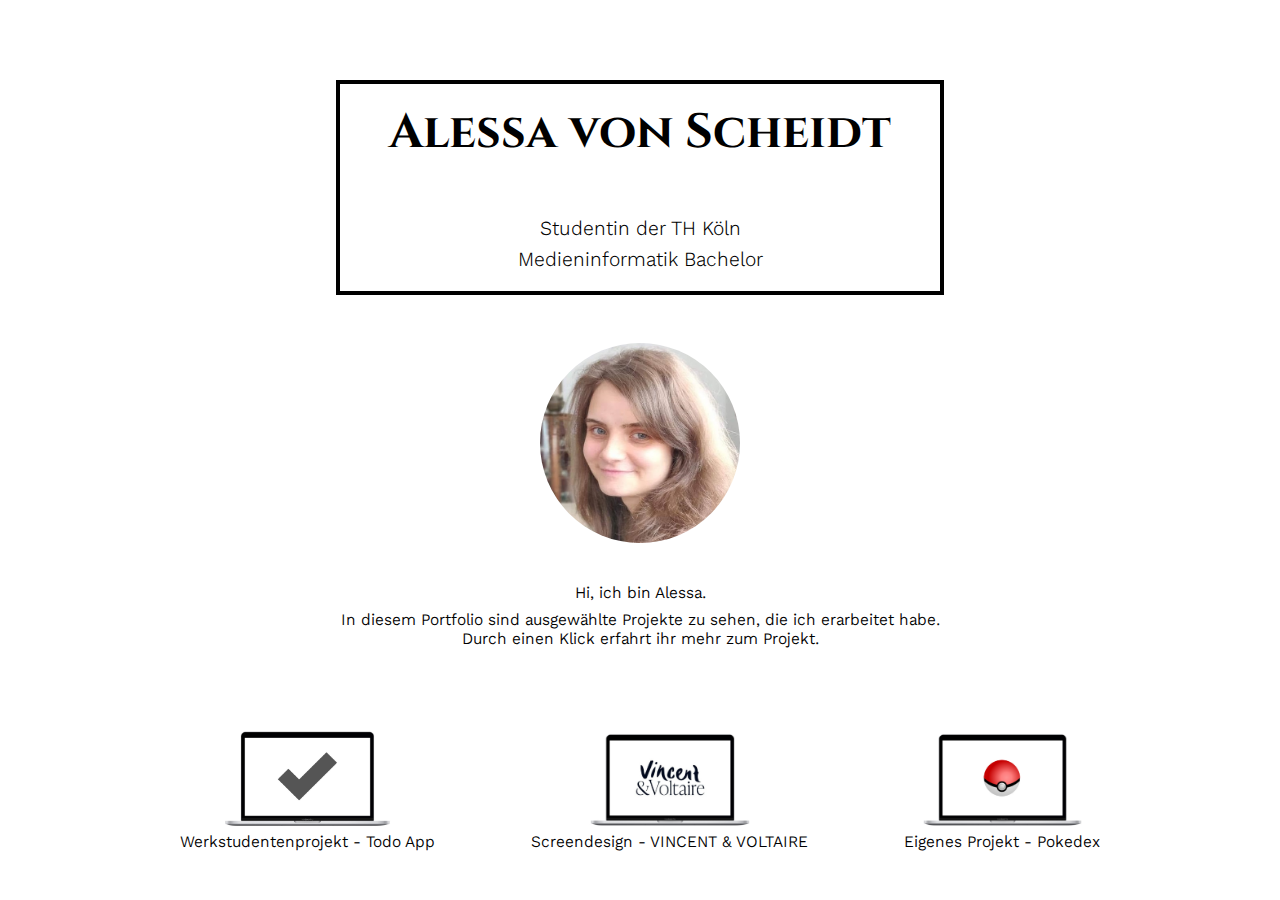
<file: index.html>
<!DOCTYPE html>
<html lang="en">

<head>
    <meta charset="UTF-8">
    <meta http-equiv="X-UA-Compatible" content="IE=edge">
    <meta name="viewport" content="width=device-width, initial-scale=1.0">
    <link rel="stylesheet" href="styles.css">
    <link rel="preconnect" href="https://fonts.googleapis.com">
    <link rel="preconnect" href="https://fonts.gstatic.com" crossorigin>
    <link href="https://fonts.googleapis.com/css2?family=Kantumruy+Pro:wght@100;200;300;400;600&display=swap"
        rel="stylesheet">
    <link href="https://fonts.googleapis.com/css2?family=Cinzel:wght@700&display=swap" rel="stylesheet">
    <link href="https://fonts.googleapis.com/css2?family=Merienda:wght@700&display=swap" rel="stylesheet">
    <title>Portfolio</title>
</head>

<body>
    <section class="header">
        <div class="container">
            <h1 class="space-bottom">Alessa von Scheidt</h1>
            <h2>Studentin der TH Köln</h2>
            <h2>Medieninformatik Bachelor</h2>
        </div>
    </section>
    <div class="center">
        <img class="portrait" src="images/Bewerbungsfoto2.png" alt="ein Fehler ist aufgetreten" height="200px" width="200px">
        <p class="start">Hi, ich bin Alessa.</p>
        <p>In diesem Portfolio sind ausgewählte Projekte zu sehen, die ich erarbeitet habe.</p>
        <p>Durch einen Klick erfahrt ihr mehr zum Projekt.</p>
    </div>
    <div class="center2">
        <div class="center space">
            <a href="./todo.html">
                <img src="images/todo.jpg" alt="ein fehler ist aufgetreten" height="100px" width="auto">
            </a>
            <p>Werkstudentenprojekt - Todo App</p>
        </div>
        <div class="center space">
            <a href="./screendesign.html">
                <img src="images/Screendesign (1).jpg" alt="ein fehler ist aufgetreten" height="100px" width="auto">
            </a>
            <p>Screendesign - VINCENT & VOLTAIRE</p>
        </div>
        <div class="center space">
            <a href="./pokedex.html">
                <img src="images/pokedex.jpg" alt="ein fehler ist aufgetreten" height="100px" width="auto">
            </a>
            <p>Eigenes Projekt - Pokedex</p>
        </div>
    </div>

    
</body>

</html>
</file>
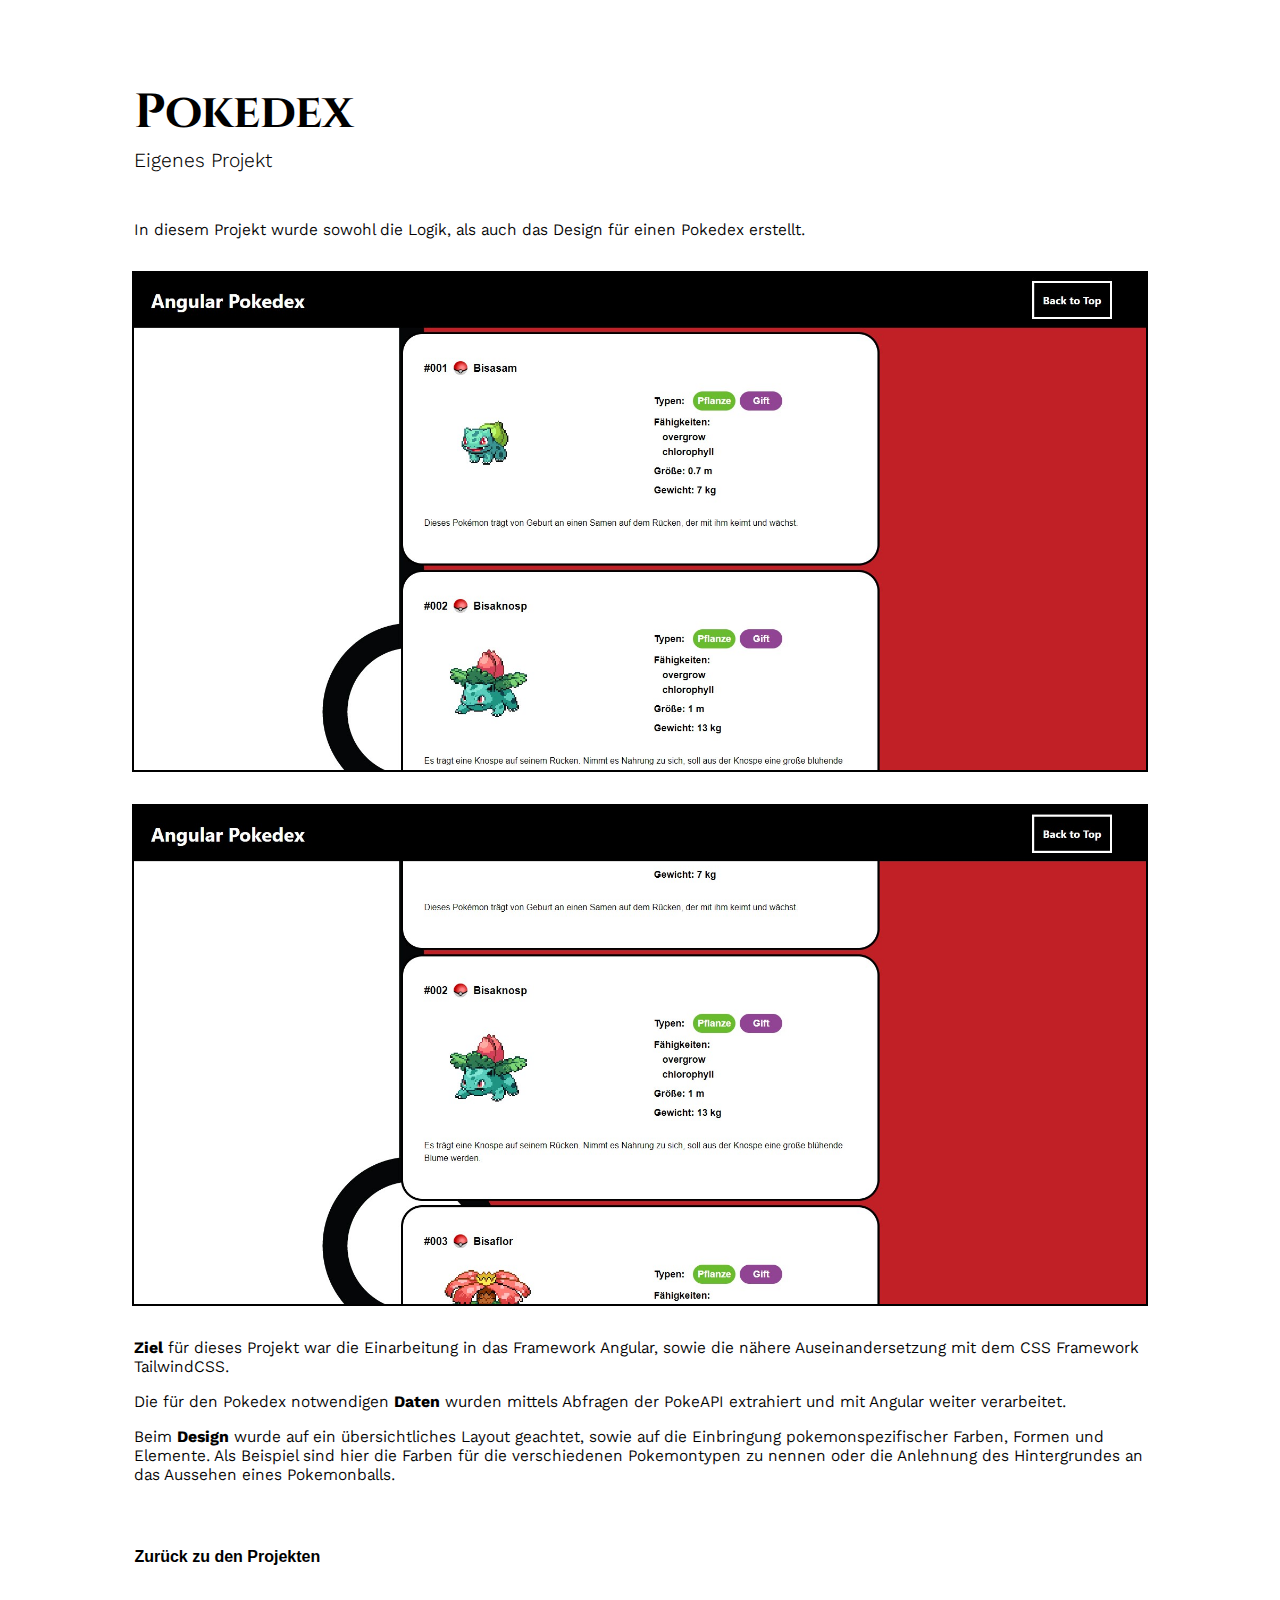
<file: pokedex.html>
<!DOCTYPE html>
<html lang="en">

<head>
    <meta charset="UTF-8">
    <meta http-equiv="X-UA-Compatible" content="IE=edge">
    <meta name="viewport" content="width=device-width, initial-scale=1.0">
    <link rel="stylesheet" href="styles.css">
    <link rel="preconnect" href="https://fonts.googleapis.com">
    <link rel="preconnect" href="https://fonts.gstatic.com" crossorigin>
    <link href="https://fonts.googleapis.com/css2?family=Kantumruy+Pro:wght@100;200;300;400;600&display=swap"
        rel="stylesheet">
    <link href="https://fonts.googleapis.com/css2?family=Cinzel:wght@700&display=swap" rel="stylesheet">
    <link href="https://fonts.googleapis.com/css2?family=Merienda:wght@700&display=swap" rel="stylesheet">
    <title>Pokedex</title>
</head>

<body>
    <div class="portfolio-container">
        <div class="portfolio-text-container">
            <h1>Pokedex</h1>
            <h2>Eigenes Projekt</h2>
            <p class="space-top">In diesem Projekt wurde sowohl die Logik, als auch das Design für einen Pokedex
                erstellt.</p>
        </div>
        <img class="img-rahmen" src="images/pokedex screenshot.jpg" alt="ein fehler ist aufgetreten" />
        <img class="img-rahmen" src="images/pokedex screenshot 2.jpg" alt="ein fehler ist aufgetreten" />
        <div class="portfolio-text-container">
            <p class="space-p"><b>Ziel</b> für dieses Projekt war die Einarbeitung in das Framework Angular, sowie die
                nähere Auseinandersetzung mit dem CSS Framework TailwindCSS.</p>
            <p class="space-p">Die für den Pokedex notwendigen <b>Daten</b> wurden mittels Abfragen der PokeAPI
                extrahiert und mit Angular weiter verarbeitet. </p>
            <p>Beim <b>Design</b> wurde auf ein übersichtliches Layout geachtet, sowie auf die Einbringung
                pokemonspezifischer Farben, Formen und Elemente. Als Beispiel sind hier die Farben für die verschiedenen
                Pokemontypen zu nennen oder die Anlehnung des Hintergrundes an das Aussehen eines Pokemonballs.</p>
            <button class="space-button" onclick="window.location.href = './'">Zurück zu den Projekten</button>
        </div>
    </div>
</body>

</html>
</file>
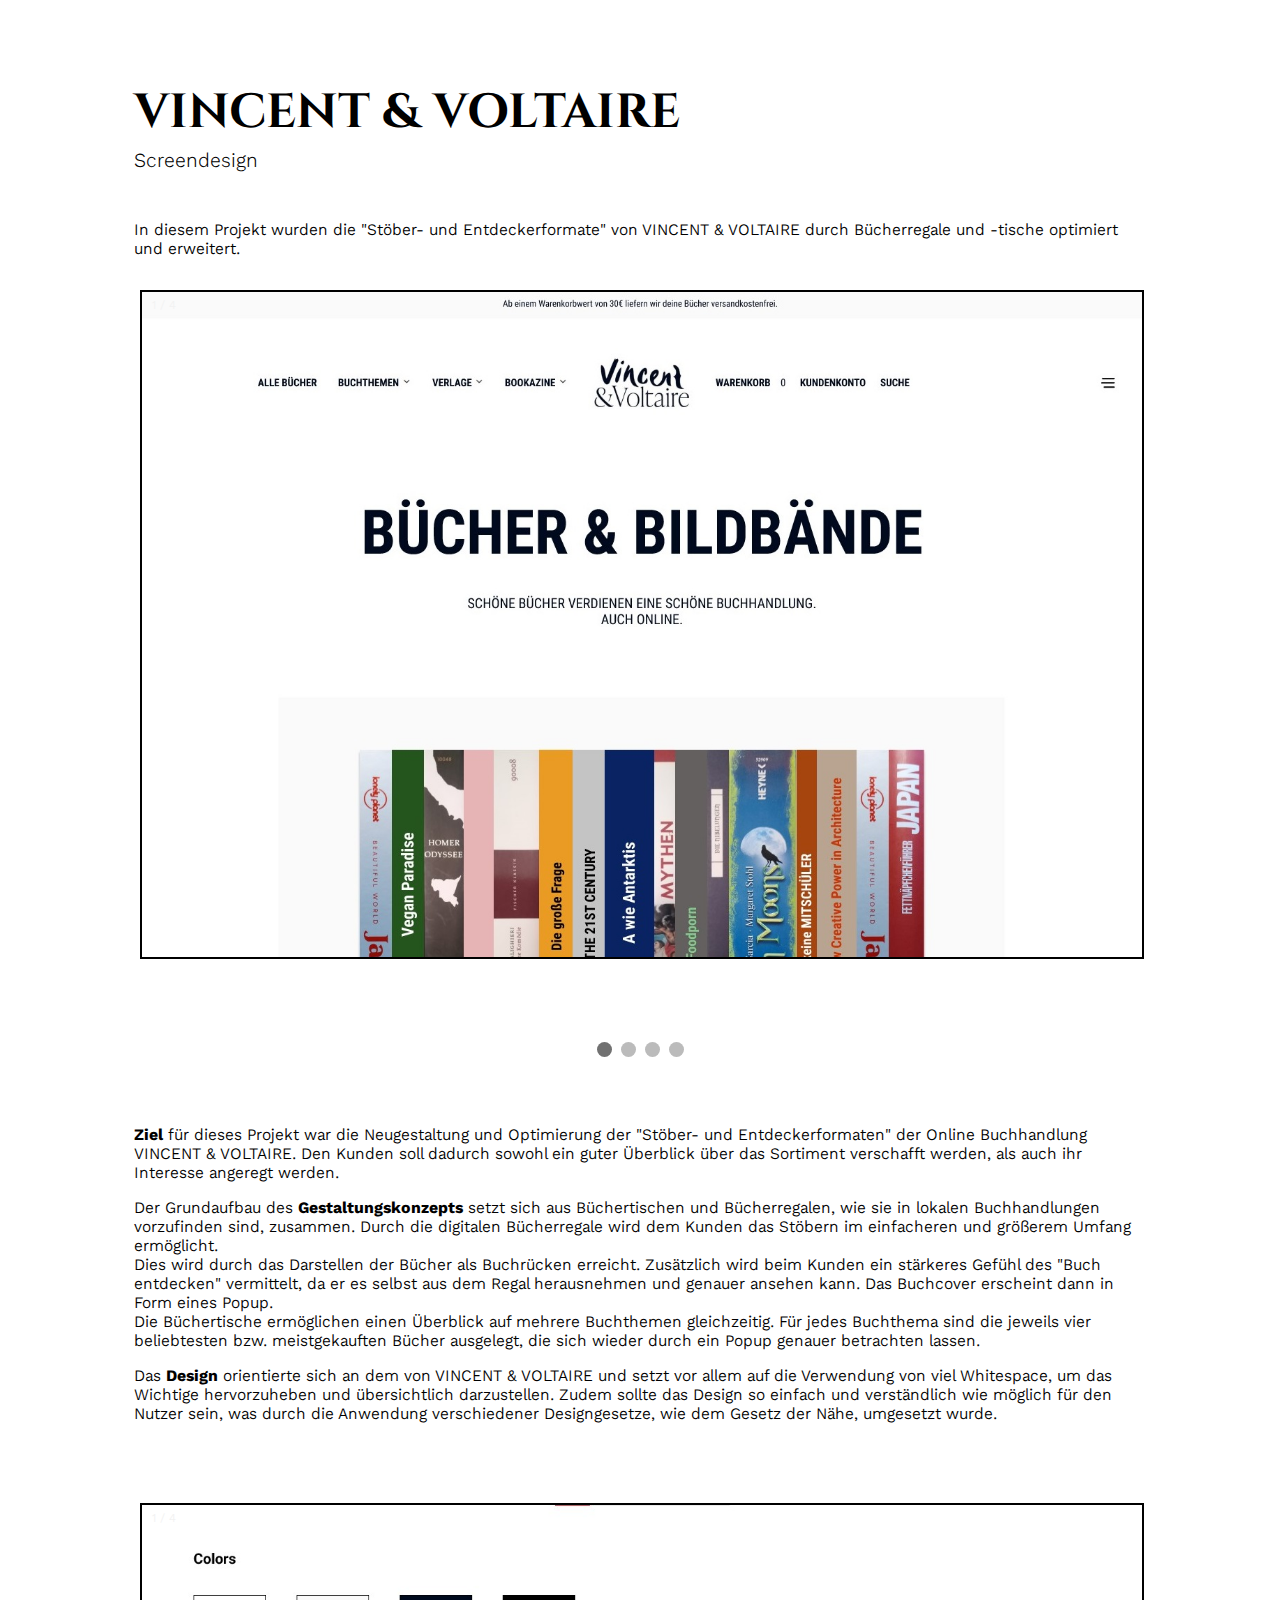
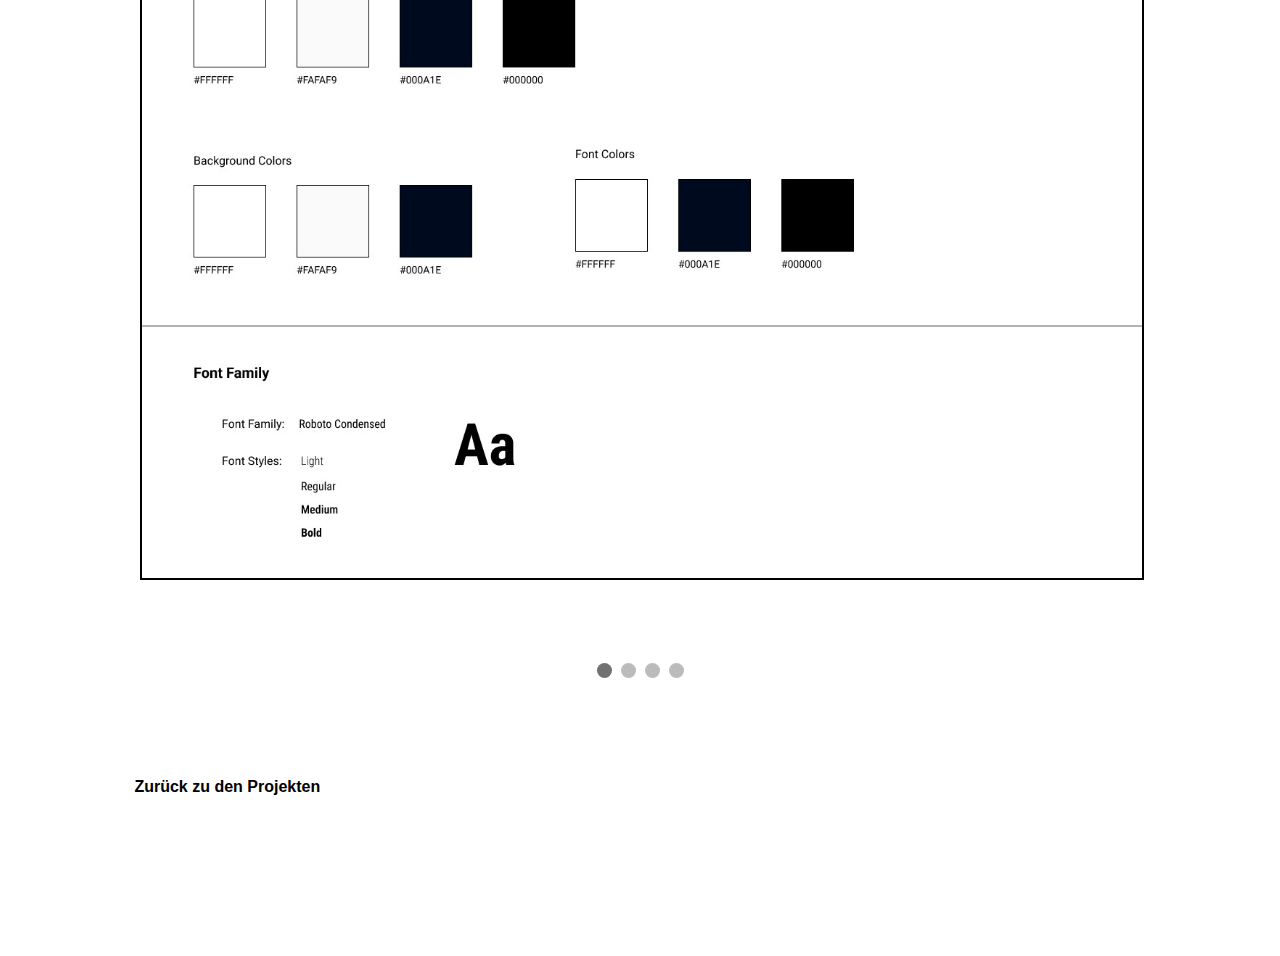
<file: screendesign.html>
<!DOCTYPE html>
<html lang="en">

<head>
    <meta charset="UTF-8">
    <meta http-equiv="X-UA-Compatible" content="IE=edge">
    <meta name="viewport" content="width=device-width, initial-scale=1.0">
    <link rel="stylesheet" href="styles.css">
    <link rel="stylesheet" href="slideshow.css">
    <link rel="preconnect" href="https://fonts.googleapis.com">
    <link rel="preconnect" href="https://fonts.gstatic.com" crossorigin>
    <link href="https://fonts.googleapis.com/css2?family=Kantumruy+Pro:wght@100;200;300;400;600&display=swap"
        rel="stylesheet">
    <link href="https://fonts.googleapis.com/css2?family=Cinzel:wght@700&display=swap" rel="stylesheet">
    <link href="https://fonts.googleapis.com/css2?family=Merienda:wght@700&display=swap" rel="stylesheet">
    <title>VINCENT & VOLTAIRE</title>
</head>

<body>
    <div class="portfolio-container">
        <div class="portfolio-text-container">
            <h1>VINCENT & VOLTAIRE</h1>
            <h2>Screendesign</h2>
            <p class="space-top">In diesem Projekt wurden die "Stöber- und Entdeckerformate" von VINCENT & VOLTAIRE
                durch Bücherregale und -tische optimiert und erweitert.</p>
        </div>
        <!-- Slideshow container -->
        <div class="slideshow-container" id="slideshow-pages">

            <!-- Full-width images with number and caption text -->
            <div class="mySlides fade">
                <div class="numbertext">1 / 4</div>
                <img class="img-rahmen" src="images/startseite.jpg" style="width:100%">
            </div>

            <div class="mySlides fade">
                <div class="numbertext">2 / 4</div>
                <img class="img-rahmen" src="images/regal.jpg" style="width:100%">
            </div>

            <div class="mySlides fade">
                <div class="numbertext">3 / 4</div>
                <img class="img-rahmen" src="images/popup.jpg" style="width:100%">
            </div>

            <div class="mySlides fade">
                <div class="numbertext">4 / 4</div>
                <img class="img-rahmen" src="images/büchertische.jpg" style="width:100%">
            </div>

            <!-- Next and previous buttons -->
            <a class="prev" onclick="plusPagesSlides(-1)">&#10094;</a>
            <a class="next" onclick="plusPagesSlides(1)">&#10095;</a>
        </div>
        <br>

        <!-- The dots/circles -->
        <div style="text-align:center" id="slideshow-pages-dots">
            <span class="dot" onclick="currentPagesSlide(1)"></span>
            <span class="dot" onclick="currentPagesSlide(2)"></span>
            <span class="dot" onclick="currentPagesSlide(3)"></span>
            <span class="dot" onclick="currentPagesSlide(4)"></span>
        </div>
        <div class="portfolio-text-container just-space">
            <p class="space-p"><b>Ziel</b> für dieses Projekt war die Neugestaltung und Optimierung der "Stöber- und
                Entdeckerformaten" der Online Buchhandlung VINCENT & VOLTAIRE. Den Kunden soll dadurch sowohl ein guter
                Überblick über das Sortiment verschafft werden, als auch ihr Interesse angeregt werden.</p>
            <p>Der Grundaufbau des <b>Gestaltungskonzepts</b> setzt sich aus Büchertischen und
                Bücherregalen, wie sie in lokalen Buchhandlungen vorzufinden sind, zusammen. Durch die digitalen
                Bücherregale wird dem Kunden das Stöbern im einfacheren und größerem Umfang ermöglicht. </p>
            <p>Dies wird durch
                das Darstellen der Bücher als Buchrücken erreicht. Zusätzlich wird beim Kunden ein stärkeres Gefühl des
                "Buch entdecken" vermittelt, da er es selbst aus dem Regal herausnehmen und genauer ansehen kann. Das
                Buchcover erscheint dann in Form eines Popup.</p>
            <p class="space-p">Die Büchertische ermöglichen einen Überblick auf mehrere Buchthemen gleichzeitig. Für
                jedes Buchthema
                sind die jeweils vier beliebtesten bzw. meistgekauften Bücher ausgelegt, die sich wieder durch ein Popup
                genauer betrachten lassen.</p>
            <p>Das <b>Design</b> orientierte sich an dem von VINCENT & VOLTAIRE und setzt vor allem auf die Verwendung
                von viel Whitespace, um das Wichtige hervorzuheben und übersichtlich darzustellen. Zudem sollte das
                Design so einfach und verständlich wie möglich für den Nutzer sein, was durch die Anwendung
                verschiedener Designgesetze, wie dem Gesetz der Nähe, umgesetzt wurde.</p>
        </div>

        <div class="slideshow-container" id="slideshow-styleguide">

            <!-- Full-width images with number and caption text -->
            <div class="mySlides fade">
                <div class="numbertext">1 / 4</div>
                <img class="img-rahmen" src="images/styleguide1.jpg" style="width:100%">
            </div>

            <div class="mySlides fade">
                <div class="numbertext">2 / 4</div>
                <img class="img-rahmen" src="images/styleguide2.jpg" style="width:100%">
            </div>

            <div class="mySlides fade">
                <div class="numbertext">3 / 4</div>
                <img class="img-rahmen" src="images/styleguide3.jpg" style="width:100%">
            </div>

            <div class="mySlides fade">
                <div class="numbertext">4 / 4</div>
                <img class="img-rahmen" src="images/styleguide4.jpg" style="width:100%">
            </div>

            <!-- Next and previous buttons -->
            <a class="prev" onclick="plusStyleguideSlides(-1)">&#10094;</a>
            <a class="next" onclick="plusStyleguideSlides(1)">&#10095;</a>
        </div>
        <br>

        <!-- The dots/circles -->
        <div style="text-align:center" id="slideshow-styleguide-dots">
            <span class="dot" onclick="currentStyleguideSlide(1)"></span>
            <span class="dot" onclick="currentStyleguideSlide(2)"></span>
            <span class="dot" onclick="currentStyleguideSlide(3)"></span>
            <span class="dot" onclick="currentStyleguideSlide(4)"></span>
        </div>

        <div class="portfolio-text-container">
            <button class="space-button" onclick="window.location.href = './'">Zurück zu den Projekten</button>
        </div>
    </div>



    <script>
        let pagesSlideIndex = 1;
        let styleguideSlideIndex = 1;

        showPagesSlides(pagesSlideIndex);
        showStyleguideSlides(styleguideSlideIndex);

        // Next/previous controls
        function plusPagesSlides(n) {
            showPagesSlides(pagesSlideIndex += n);
        }

        // Thumbnail image controls
        function currentPagesSlide(n) {
            showPagesSlides(pagesSlideIndex = n);
        }

        function plusStyleguideSlides(n) {
            showStyleguideSlides(styleguideSlideIndex += n);
        }

        function currentStyleguideSlide(n) {
            showStyleguideSlides(styleguideSlideIndex = n);
        }

        function showPagesSlides(n) {
            let i;
            let slides = document.querySelectorAll("#slideshow-pages>div");
            let dots = document.querySelectorAll("#slideshow-pages-dots>span");
            if (n > slides.length) { pagesSlideIndex = 1 }
            if (n < 1) { pagesSlideIndex = slides.length }
            for (i = 0; i < slides.length; i++) {
                slides[i].style.display = "none";
            }
            for (i = 0; i < dots.length; i++) {
                dots[i].className = dots[i].className.replace(" active", "");
            }
            slides[pagesSlideIndex - 1].style.display = "block";
            dots[pagesSlideIndex - 1].className += " active";
        }

        function showStyleguideSlides(n) {
            let i;
            let slides = document.querySelectorAll("#slideshow-styleguide>div");
            let dots = document.querySelectorAll("#slideshow-styleguide-dots>span");
            if (n > slides.length) { styleguideSlideIndex = 1 }
            if (n < 1) { styleguideSlideIndex = slides.length }
            for (i = 0; i < slides.length; i++) {
                slides[i].style.display = "none";
            }
            for (i = 0; i < dots.length; i++) {
                dots[i].className = dots[i].className.replace(" active", "");
            }
            slides[styleguideSlideIndex - 1].style.display = "block";
            dots[styleguideSlideIndex - 1].className += " active";
        }
    </script>
</body>

</html>
</file>
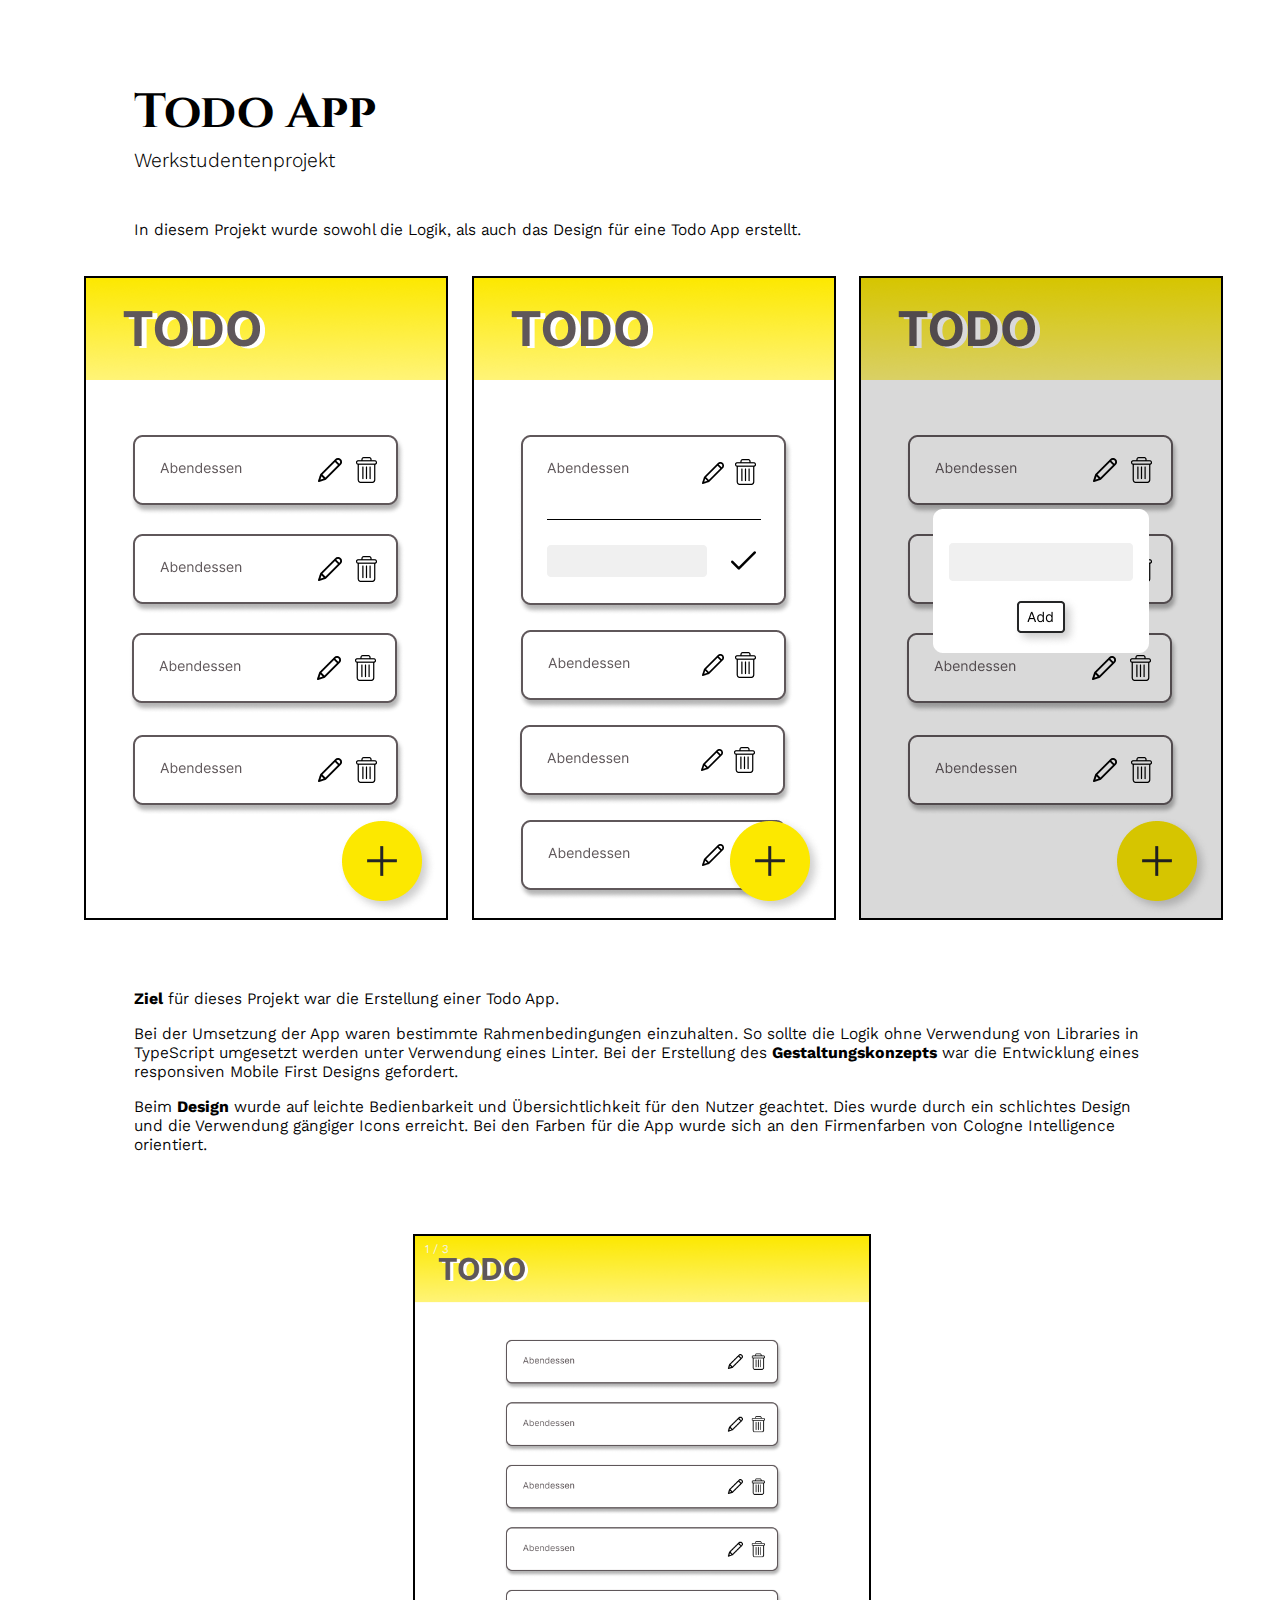
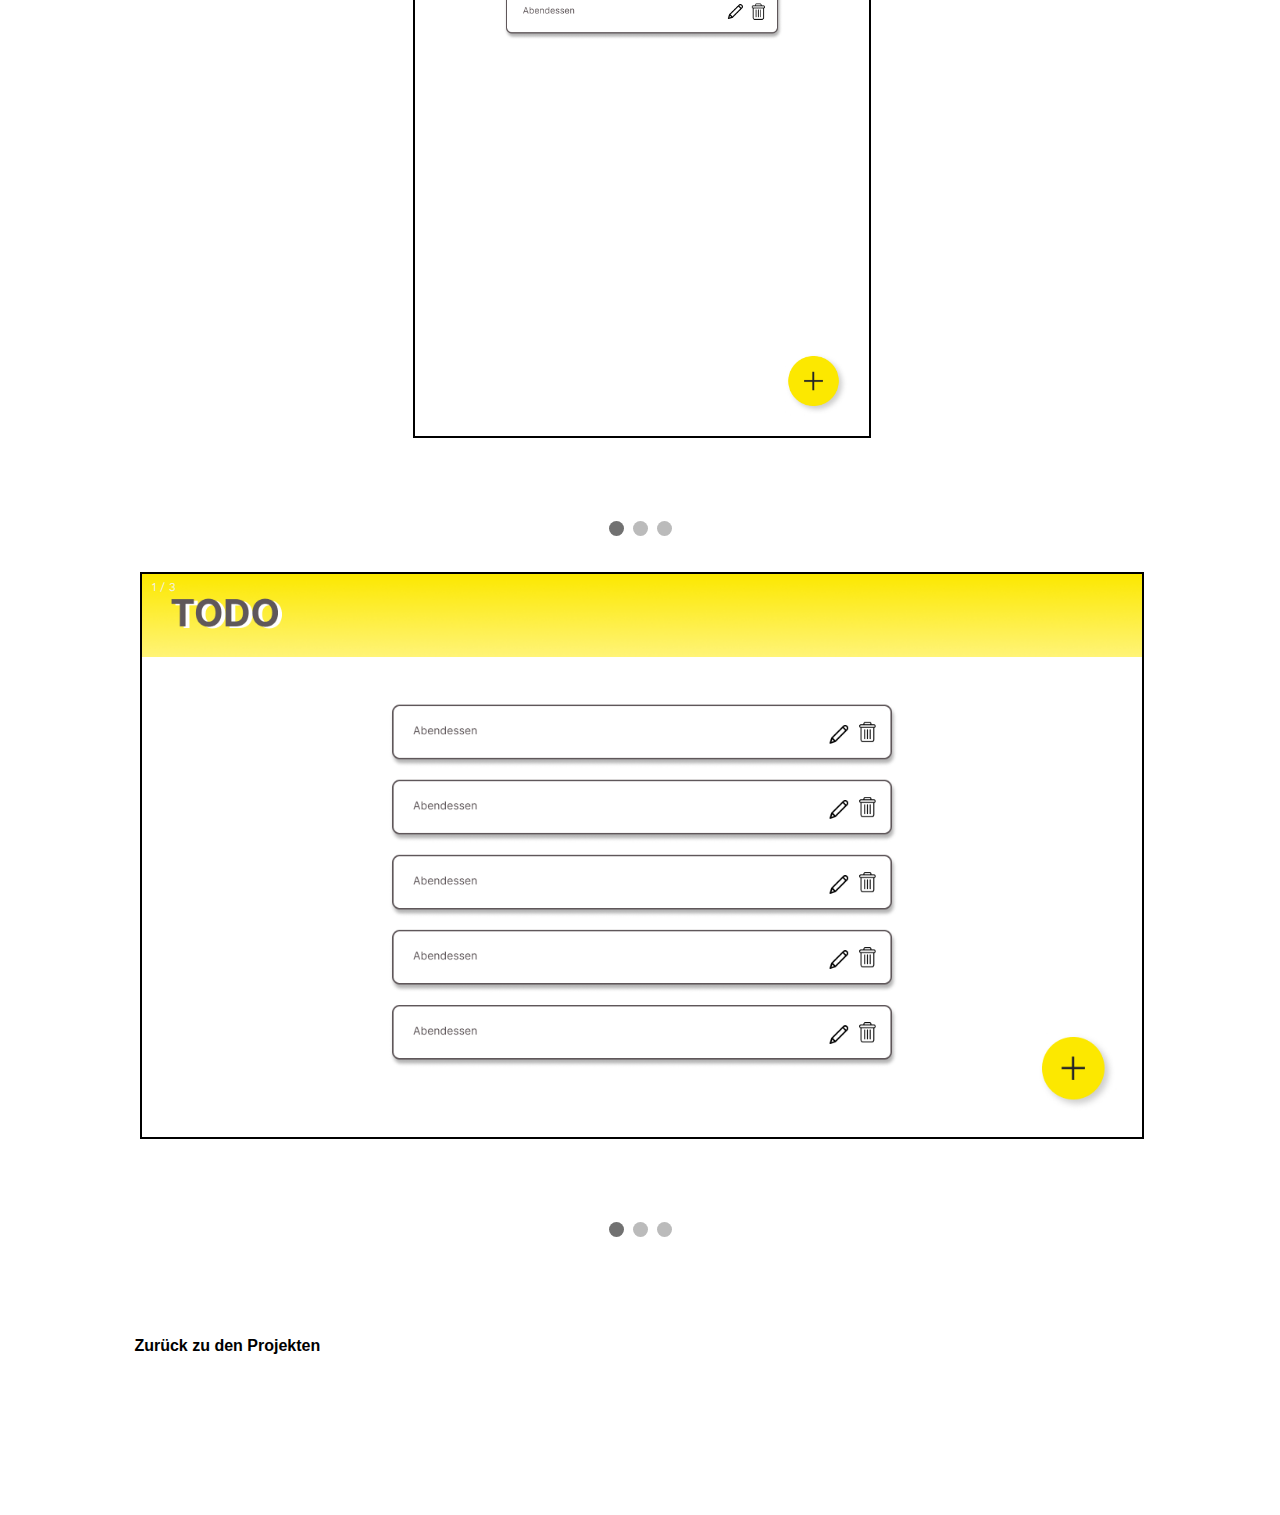
<file: todo.html>
<!DOCTYPE html>
<html lang="en">

<head>
    <meta charset="UTF-8">
    <meta http-equiv="X-UA-Compatible" content="IE=edge">
    <meta name="viewport" content="width=device-width, initial-scale=1.0">
    <link rel="stylesheet" href="styles.css">
    <link rel="stylesheet" href="slideshow.css">
    <link rel="preconnect" href="https://fonts.googleapis.com">
    <link rel="preconnect" href="https://fonts.gstatic.com" crossorigin>
    <link href="https://fonts.googleapis.com/css2?family=Kantumruy+Pro:wght@100;200;300;400;600&display=swap"
        rel="stylesheet">
    <link href="https://fonts.googleapis.com/css2?family=Cinzel:wght@700&display=swap" rel="stylesheet">
    <link href="https://fonts.googleapis.com/css2?family=Merienda:wght@700&display=swap" rel="stylesheet">
    <title>Todo App</title>
</head>

<body>
    <div class="portfolio-container">
        <div class="portfolio-text-container">
            <h1>Todo App</h1>
            <h2>Werkstudentenprojekt</h2>
            <p class="space-top">In diesem Projekt wurde sowohl die Logik, als auch das Design für eine Todo App
                erstellt.</p>
        </div>

        <div class="row">
            <div class="column">
                <img class="mobile-rahmen" src="images/todo-mobile-1.png" alt="ein fehler ist aufgetreten" />
            </div>
            <div class="column">
                <img class="mobile-rahmen" src="images/todo-mobile-2.png" alt="ein fehler ist aufgetreten" />
            </div>
            <div class="column">
                <img class="mobile-rahmen" src="images/todo-mobile-3.png" alt="ein fehler ist aufgetreten" />
            </div>
        </div>

        <div class="portfolio-text-container just-space">
            <p class="space-p"><b>Ziel</b> für dieses Projekt war die Erstellung einer Todo App. </p>

            <p class="space-p">Bei der Umsetzung der App waren bestimmte Rahmenbedingungen einzuhalten. So sollte die
                Logik ohne Verwendung von Libraries in TypeScript
                umgesetzt werden unter Verwendung eines Linter.
                Bei der Erstellung des <b>Gestaltungskonzepts</b> war die Entwicklung eines responsiven Mobile First
                Designs gefordert.</p>

            <p>Beim <b>Design</b> wurde auf leichte Bedienbarkeit und Übersichtlichkeit für den Nutzer geachtet. Dies
                wurde durch
                ein schlichtes Design und die Verwendung gängiger Icons erreicht. Bei den Farben für die App wurde sich
                an den Firmenfarben von Cologne Intelligence
                orientiert.</p>
        </div>

        <!-- Slideshow container -->
        <div class="slideshow-container" id="slideshow-pages">

            <!-- Full-width images with number and caption text -->
            <div class="mySlides fade">
                <div class="numbertext">1 / 3</div>
                <img class="img-rahmen" src="images/todo-tablet-1.png" style="width:100%; height:50rem">
            </div>

            <div class="mySlides fade">
                <div class="numbertext">2 / 3</div>
                <img class="img-rahmen" src="images/todo-tablet-2.png" style="width:100%; height:50rem">
            </div>

            <div class="mySlides fade">
                <div class="numbertext">3 / 3</div>
                <img class="img-rahmen" src="images/todo-tablet-3.png" style="width:100%; height:50rem">
            </div>

            <!-- Next and previous buttons -->
            <a class="prev" onclick="plusPagesSlides(-1)">&#10094;</a>
            <a class="next" onclick="plusPagesSlides(1)">&#10095;</a>
        </div>
        <br>

        <!-- The dots/circles -->
        <div style="text-align:center" id="slideshow-pages-dots">
            <span class="dot" onclick="currentPagesSlide(1)"></span>
            <span class="dot" onclick="currentPagesSlide(2)"></span>
            <span class="dot" onclick="currentPagesSlide(3)"></span>
        </div>

        <div class="slideshow-container" id="slideshow-styleguide">

            <!-- Full-width images with number and caption text -->
            <div class="mySlides fade">
                <div class="numbertext">1 / 3</div>
                <img class="img-rahmen" src="images/todo-desktop-1.png" style="width:100%">
            </div>

            <div class="mySlides fade">
                <div class="numbertext">2 / 3</div>
                <img class="img-rahmen" src="images/todo-desktop-2.png" style="width:100%">
            </div>

            <div class="mySlides fade">
                <div class="numbertext">3 / 3</div>
                <img class="img-rahmen" src="images/todo-desktop-3.png" style="width:100%">
            </div>

            <!-- Next and previous buttons -->
            <a class="prev" onclick="plusStyleguideSlides(-1)">&#10094;</a>
            <a class="next" onclick="plusStyleguideSlides(1)">&#10095;</a>
        </div>
        <br>

        <!-- The dots/circles -->
        <div style="text-align:center" id="slideshow-styleguide-dots">
            <span class="dot" onclick="currentStyleguideSlide(1)"></span>
            <span class="dot" onclick="currentStyleguideSlide(2)"></span>
            <span class="dot" onclick="currentStyleguideSlide(3)"></span>
        </div>

        <div class="portfolio-text-container">
            <button class="space-button" onclick="window.location.href = './'">Zurück zu den Projekten</button>
        </div>
    </div>



    <script>
        let pagesSlideIndex = 1;
        let styleguideSlideIndex = 1;

        showPagesSlides(pagesSlideIndex);
        showStyleguideSlides(styleguideSlideIndex);

        // Next/previous controls
        function plusPagesSlides(n) {
            showPagesSlides(pagesSlideIndex += n);
        }

        // Thumbnail image controls
        function currentPagesSlide(n) {
            showPagesSlides(pagesSlideIndex = n);
        }

        function plusStyleguideSlides(n) {
            showStyleguideSlides(styleguideSlideIndex += n);
        }

        function currentStyleguideSlide(n) {
            showStyleguideSlides(styleguideSlideIndex = n);
        }

        function showPagesSlides(n) {
            let i;
            let slides = document.querySelectorAll("#slideshow-pages>div");
            let dots = document.querySelectorAll("#slideshow-pages-dots>span");
            if (n > slides.length) { pagesSlideIndex = 1 }
            if (n < 1) { pagesSlideIndex = slides.length }
            for (i = 0; i < slides.length; i++) {
                slides[i].style.display = "none";
            }
            for (i = 0; i < dots.length; i++) {
                dots[i].className = dots[i].className.replace(" active", "");
            }
            slides[pagesSlideIndex - 1].style.display = "block";
            dots[pagesSlideIndex - 1].className += " active";
        }

        function showStyleguideSlides(n) {
            let i;
            let slides = document.querySelectorAll("#slideshow-styleguide>div");
            let dots = document.querySelectorAll("#slideshow-styleguide-dots>span");
            if (n > slides.length) { styleguideSlideIndex = 1 }
            if (n < 1) { styleguideSlideIndex = slides.length }
            for (i = 0; i < slides.length; i++) {
                slides[i].style.display = "none";
            }
            for (i = 0; i < dots.length; i++) {
                dots[i].className = dots[i].className.replace(" active", "");
            }
            slides[styleguideSlideIndex - 1].style.display = "block";
            dots[styleguideSlideIndex - 1].className += " active";
        }
    </script>
</body>

</html>
</file>
<file: styles.css>
body {
    font-family: 'Kantumruy Pro', sans-serif;
    ;
    color: black;
}

h1 {
    font-size: 3rem;
    font-weight: 700;
    font-family: 'Cinzel', serif;
    margin: 0 0 0 0;
}

h2 {
    font-size: 1.25rem;
    font-weight: 300;
    margin: 0.25rem 0 0.25rem 0;
}

a:hover {
    filter: brightness(93%);
}

a:hover>img {
    border-radius: 10px;
}

p {
    margin: 0 0 0 0;
    padding: 0 0 0 0;
}

button{
    background-color: white;
    border: none;
    font-size: 1rem;
    font-weight: 600;
    padding: 0 0 0 0;
    margin: 0 0 0 0;
    cursor: pointer;
}

button:hover{
    text-decoration: underline;
    text-decoration-thickness: 3px;
}

.start {
    padding: 0.5rem 0 0.5rem 0;
}

.portrait {
    border-radius: 50%;
    margin-top: 3rem;
    margin-bottom: 2rem;
}

.header {
    margin-top: 5rem;
}

.container {
    border-style: solid;
    border-width: 4px 4px;
    border-color: black;
    max-width: 600px;
    display: flex;
    flex-direction: column;
    align-items: center;
    margin-right: auto;
    margin-left: auto;
    position: relative;
    padding: 1rem 0 1rem 0;
}

.centered {
    display: flex;
    flex-direction: column;
    align-items: center;
    margin-right: auto;
    margin-left: auto;
    margin-top: 5rem;
}

.center {
    display: flex;
    flex-direction: column;
    align-items: center;
}

.center2 {
    display: flex;
    flex-direction: row;
    justify-content: center;
    margin-top: 5rem;

}

.space {
    margin-right: 3rem;
    margin-left: 3rem;
}

.space-bottom {
    margin: 0 0 3rem 0;
}

.space-p{
    margin: 0 0 1rem 0;
}

.space-button{
    margin: 4rem 0 0 0;
}

.space-top {
    margin: 3rem 0 0 0;
}

.just-space{
    margin: 2rem 0 3rem 0;
}

.img-rahmen {
    border-style: solid;
    border-width: 2px 2px;
    border-color: black;
    display: block;
    width: 100%;
}

.mobile-rahmen {
    border-style: solid;
    border-width: 2px 2px;
    border-color: black;
    display: block;
}

.portfolio-container {
    margin: 5rem auto 10rem auto;
    width: min(80%, 1200px);
    display: flex;
    flex-direction: column;
    align-items: center;
    gap: 2rem;
}

.portfolio-text-container {
    width: 100%;
}

.column {
    width: 30%;
    padding: 5px;
}

.row {
    display: flex;
    justify-content: space-between;
}
</file>
<file: slideshow.css>
/* Slideshow container */
.slideshow-container {
    max-width: 1000px;
    position: relative;
    margin: auto;
  }
  
  /* Hide the images by default */
  .mySlides {
    display: none;
  }
  
  /* Next & previous buttons */
  .prev, .next {
    cursor: pointer;
    position: absolute;
    top: 50%;
    width: auto;
    margin-top: -22px;
    padding: 16px;
    color: white;
    font-weight: bold;
    font-size: 18px;
    transition: 0.6s ease;
    border-radius: 0 3px 3px 0;
    user-select: none;
  }
  
  /* Position the "next button" to the right */
  .next {
    right: 0;
    border-radius: 3px 0 0 3px;
  }
  
  /* On hover, add a black background color with a little bit see-through */
  .prev:hover, .next:hover {
    background-color: rgba(0,0,0,0.8);
  }
  
  /* Caption text */
  .text {
    color: #f2f2f2;
    font-size: 15px;
    padding: 8px 12px;
    position: absolute;
    bottom: 8px;
    width: 100%;
    text-align: center;
  }
  
  /* Number text (1/3 etc) */
  .numbertext {
    color: #f2f2f2;
    font-size: 12px;
    padding: 8px 12px;
    position: absolute;
    top: 0;
  }
  
  /* The dots/bullets/indicators */
  .dot {
    cursor: pointer;
    height: 15px;
    width: 15px;
    margin: 0 2px;
    background-color: #bbb;
    border-radius: 50%;
    display: inline-block;
    transition: background-color 0.6s ease;
  }
  
  .active, .dot:hover {
    background-color: #717171;
  }
  
  /* Fading animation */
  .fade {
    animation-name: fade;
    animation-duration: 1.5s;
  }
  
  @keyframes fade {
    from {opacity: .4}
    to {opacity: 1}
  }
</file>
